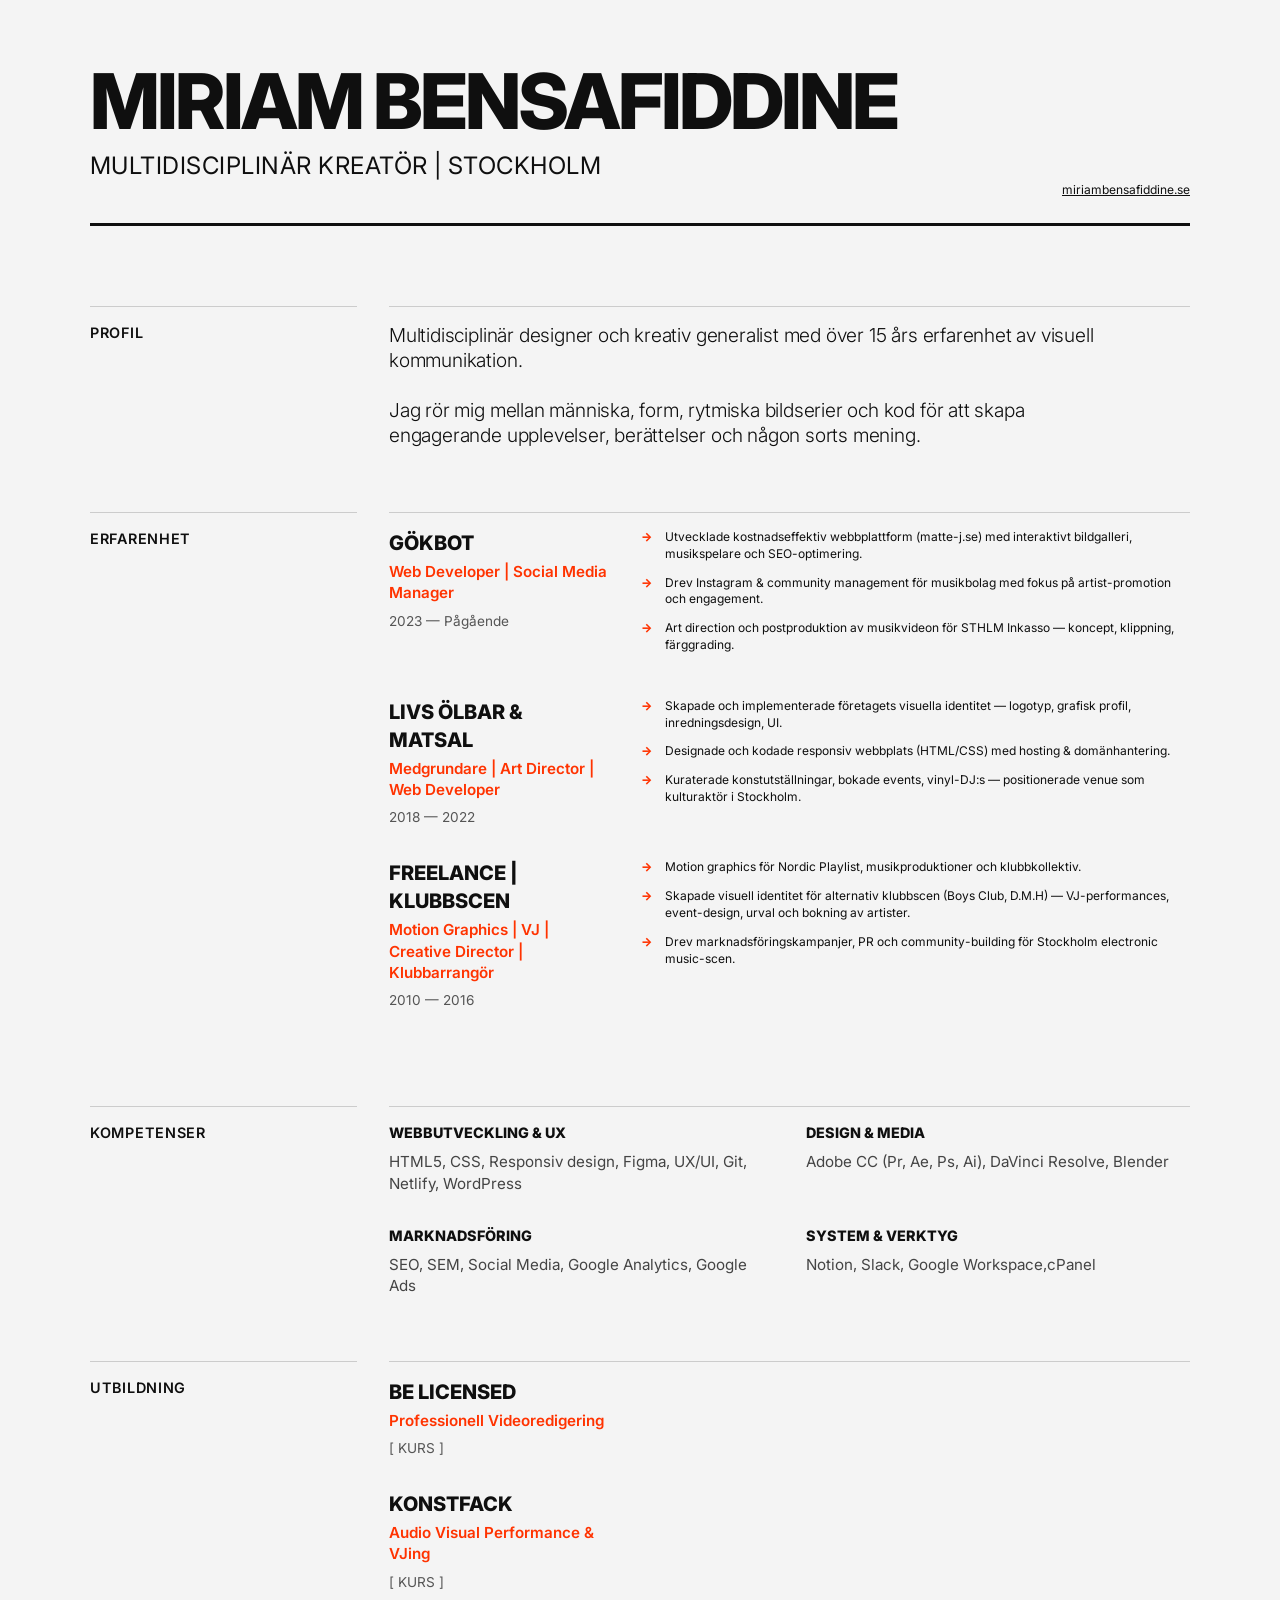
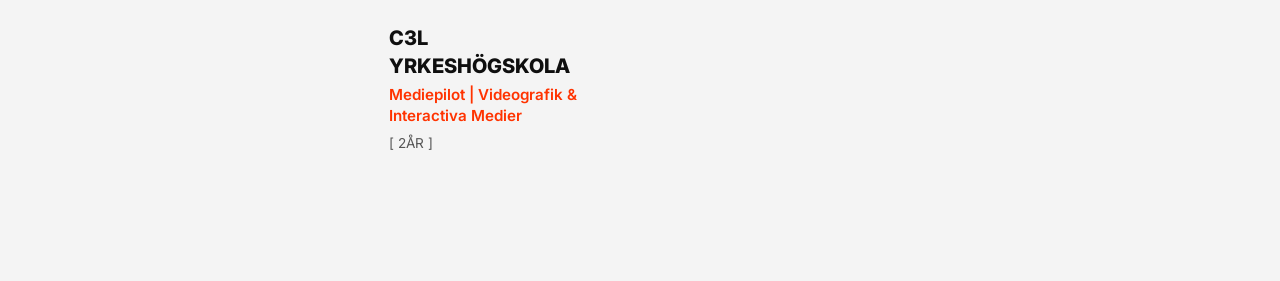
<file: archive/cv.html>
<!DOCTYPE html>
<html lang="sv">
<head>
<meta charset="UTF-8">
<meta name="viewport" content="width=device-width, initial-scale=1.0">
<title>Miriam Bensafiddine - CV</title>
<style>
 
  @import url('https://fonts.googleapis.com/css2?family=Inter:wght@300;400;600;800&display=swap');

  :root {
    --bg-color: #F4F4F4;
    --text-color: #0F0F0F;
    --accent-color: #FF3300; 
    --grid-gap: 2rem;
  }

  * {
    box-sizing: border-box;
  }
a{
  color:var(--text-color);
}
a:visited{
  color:var(--text-color);
}
  body {
    background-color: var(--bg-color);
    color: var(--text-color);
    font-family: 'Inter', sans-serif;
    line-height: 1.4;
    margin: 0;
    padding: 4rem 2rem;
    font-size: 12px;
  }

  .cv-container {
    max-width: 1100px;
    margin: 0 auto;
    display: grid;
    grid-template-columns: 1fr 3fr;
    gap: var(--grid-gap);
  }

  /* HEADER */
  header {
    grid-column: 1 / -1;
    margin-bottom: 3rem;
    border-bottom: 3px solid var(--text-color);
    padding-bottom: 1.5rem;
  }

  h1 {
    font-variation-settings: 'wght' 800;
    font-size: clamp(3rem, 6vw, 5rem);
    letter-spacing: -0.04em;
    margin: 0 0 0.5rem 0;
    text-transform: uppercase;
    line-height: 1;
  }

  .subtitle {
    font-variation-settings: 'wght' 400;
    font-size: 1.5rem;
    color: var(--text-color);
    text-transform: uppercase;
    letter-spacing: 0.02em;
  }

  /* SECTIONS */
  .section {
    display: contents; /* Allows children to participate in the main grid */
  }

  .section-header {
    grid-column: 1;
    border-top: 1px solid #CCC;
    padding-top: 1rem;
  }

  h2 {
    font-variation-settings: 'wght' 600;
    font-size: 0.9rem;
    text-transform: uppercase;
    letter-spacing: 0.05em;
    margin: 0;
    position: sticky;
    top: 2rem;
  }

  .section-content {
    grid-column: 2;
    border-top: 1px solid #CCC;
    padding-top: 1rem;
    margin-bottom: 2rem;
  }

  /* PROFILE TEXT */
  p.profile {
    font-size: 1.2rem;
    font-variation-settings: 'wght' 300;
    line-height: 1.3;
    margin: 0;
    max-width: 90%;
    letter-spacing: -0.01em;
  }

  /* EXPERIENCE & EDUCATION */
  .item {
    display: grid;
    grid-template-columns: 1fr 2.5fr;
    gap: 2rem;
    margin-bottom: 2rem;
  }

  .item-meta h3 {
    margin: 0;
    font-variation-settings: 'wght' 800;
    font-size: 1.25rem;
    text-transform: uppercase;
  }

  .item-meta .role {
    font-variation-settings: 'wght' 600;
    margin-top: 0.25rem;
    color: var(--accent-color);
    font-size: 0.95rem;
  }

  .item-meta .date {
    font-variation-settings: 'wght' 400;
    font-size: 0.85rem;
    margin-top: 0.5rem;
    color: #555;
  }

  .item-desc ul {
    list-style: none;
    padding: 0;
    margin: 0;
  }

  .item-desc li {
    margin-bottom: 0.75rem;
    position: relative;
    padding-left: 1.5rem;
  }

  .item-desc li::before {
    content: '→';
    position: absolute;
    left: 0;
    color: var(--accent-color);
    font-variation-settings: 'wght' 800;
  }

  /* SKILLS GRID */
  .skills-grid {
    display: grid;
    grid-template-columns: repeat(2, 1fr);
    gap: 2rem;
  }

  .skill-group h4 {
    margin: 0 0 0.5rem 0;
    font-variation-settings: 'wght' 800;
    text-transform: uppercase;
    font-size: 0.9rem;
  }

  .skill-group p {
    margin: 0;
    font-variation-settings: 'wght' 400;
    font-size: 0.95rem;
    color: #444;
  }

  /* RESPONSIVE */
  @media (max-width: 768px) {
    .cv-container {
      grid-template-columns: 1fr;
    }
    .section-header, .section-content, .item {
      grid-column: 1 / -1;
    }
    .item {
      grid-template-columns: 1fr;
      gap: 0.5rem;
    }
    .skills-grid {
      grid-template-columns: 1fr;
    }
    h2 {
      position: static;
      margin-bottom: .5rem;
    }
  }
</style>
</head>
<body>

<div class="cv-container">
  
  <header>
    <h1>Miriam Bensafiddine</h1>
    <div class="subtitle">Multidisciplinär Kreatör | Stockholm</div><div style="text-align:right;"><a href="https://miriambensafiddine.se">miriambensafiddine.se</a></div>

  </header>

  <!-- PROFIL -->
  <div class="section">
    <div class="section-header">
      <h2>Profil</h2>
    </div>
    <div class="section-content">
      <p class="profile">
        Multidisciplinär designer och kreativ generalist med över 15 års erfarenhet av visuell kommunikation.<br><br>
    Jag rör mig mellan människa, form, rytmiska bildserier och kod för att skapa engagerande upplevelser, berättelser och någon sorts mening.</p>
    </div>
  </div>

  <!-- ERFARENHET -->
  <div class="section">
    <div class="section-header">
      <h2>Erfarenhet</h2>
    </div>
    <div class="section-content">
      
      <div class="item">
        <div class="item-meta">
          <h3>Gökbot</h3>
          <div class="role">Web Developer | Social Media Manager </div>
          <div class="date">2023 — Pågående</div>
        </div>
        <div class="item-desc">
          <ul>
            <li>Utvecklade kostnadseffektiv webbplattform (matte-j.se) med interaktivt bildgalleri, musikspelare och SEO-optimering.</li>
            <li>Drev Instagram & community management för musikbolag med fokus på artist-promotion och engagement.</li>
            <li>Art direction och postproduktion av musikvideon för STHLM Inkasso — koncept, klippning, färggrading.</li>
          </ul>
        </div>
      </div>

      <div class="item">
        <div class="item-meta">
          <h3>LIVS Ölbar & Matsal</h3>
          <div class="role">Medgrundare | Art Director | Web Developer</div>
          <div class="date">2018 — 2022</div>
        </div>
        <div class="item-desc">
          <ul>
            <li>Skapade och implementerade företagets visuella identitet — logotyp, grafisk profil, inredningsdesign, UI.</li>
            <li>Designade och kodade responsiv webbplats (HTML/CSS) med hosting & domänhantering.</li>
            <li>Kuraterade konstutställningar, bokade events, vinyl-DJ:s — positionerade venue som kulturaktör i Stockholm.</li>
          </ul>
        </div>
      </div>

      <div class="item">
        <div class="item-meta">
          <h3>Freelance | Klubbscen</h3>
          <div class="role">Motion Graphics | VJ | Creative Director | Klubbarrangör</div>
          <div class="date">2010 — 2016</div>
        </div>
        <div class="item-desc">
          <ul>
            <li>Motion graphics för Nordic Playlist, musikproduktioner och klubbkollektiv.</li>
            <li>Skapade visuell identitet för alternativ klubbscen (Boys Club, D.M.H) — VJ-performances, event-design, urval och bokning av artister.</li>
            <li>Drev marknadsföringskampanjer, PR och community-building för Stockholm electronic music-scen.</li>
          </ul>
        </div>
      </div>

    </div>
  </div>

  <!-- KOMPETENSER -->
  <div class="section">
    <div class="section-header">
      <h2>Kompetenser</h2>
    </div>
    <div class="section-content">
      <div class="skills-grid">
        <div class="skill-group">
          <h4>Webbutveckling & UX</h4>
          <p>HTML5, CSS, Responsiv design, Figma, UX/UI, Git, Netlify, WordPress</p>
        </div>
        <div class="skill-group">
          <h4>Design & Media</h4>
          <p>Adobe CC (Pr, Ae, Ps, Ai), DaVinci Resolve, Blender</p>
        </div>
        <div class="skill-group">
          <h4>Marknadsföring</h4>
          <p>SEO, SEM, Social Media, Google Analytics, Google Ads</p>
        </div>
        <div class="skill-group">
          <h4>System & Verktyg</h4>
          <p>Notion, Slack, Google Workspace,cPanel</p>
        </div>
      </div>
    </div>
  </div>

  <!-- UTBILDNING -->
  <div class="section">
    <div class="section-header">
      <h2>Utbildning</h2>
    </div>
    <div class="section-content">
      
      <div class="item">
        <div class="item-meta">
          <h3>Be Licensed</h3>
          <div class="role">Professionell Videoredigering</div>
          <div class="date">[ KURS ] </div>
        </div>
      </div>

      <div class="item">
        <div class="item-meta">
          <h3>Konstfack</h3>
          <div class="role">Audio Visual Performance & VJing</div>
          <div class="date">[ KURS ]</div>
        </div>
      </div>

      <div class="item">
        <div class="item-meta">
          <h3>C3L Yrkeshögskola</h3>
          <div class="role">Mediepilot | Videografik & Interactiva Medier</div>
          <div class="date">[ 2ÅR ]</div>
        </div>
      </div>

    </div>
  </div>

</div>

</body>
</html>
</file>
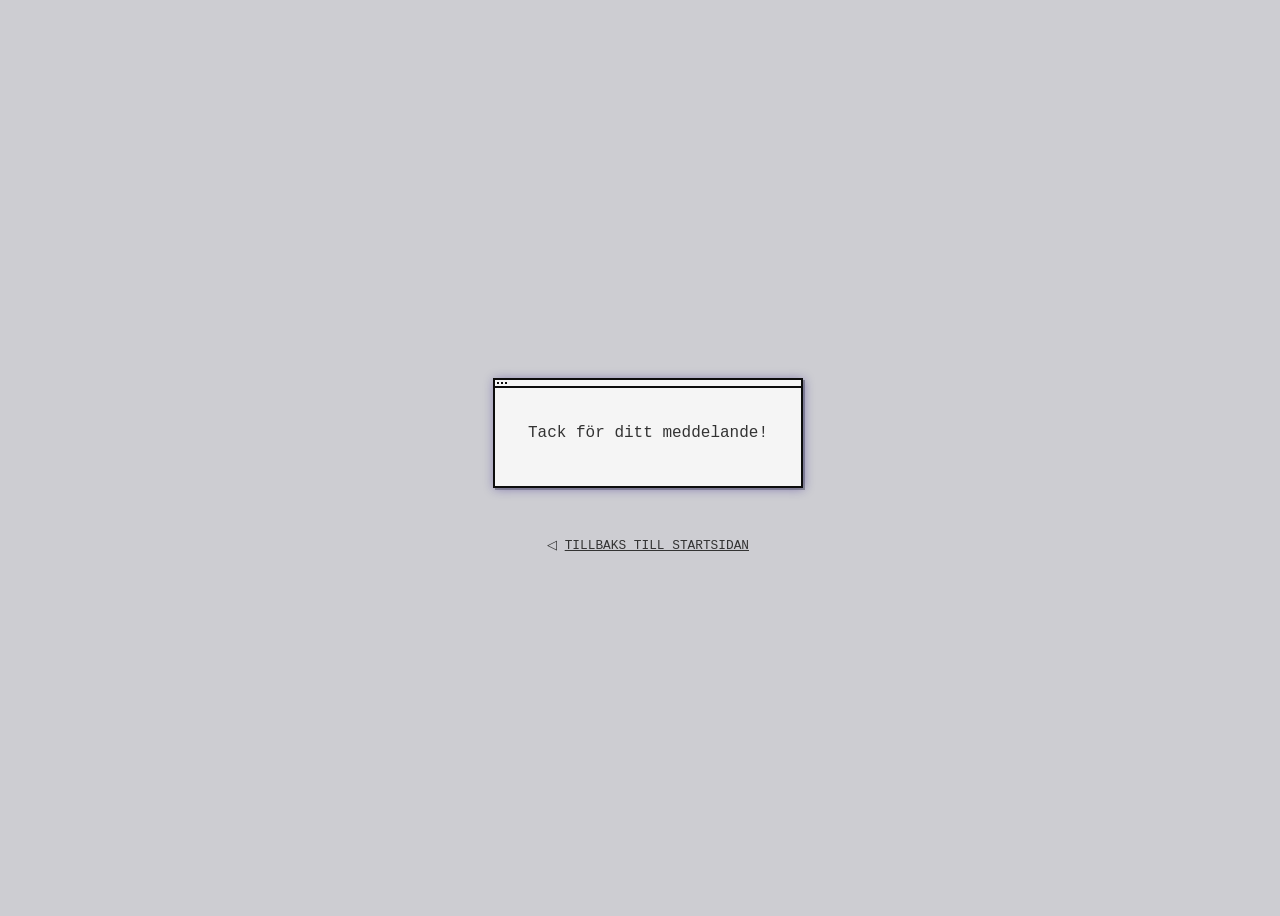
<file: pages/success.html>
<!DOCTYPE html>
<html lang="sv">
<head>
    <meta charset="UTF-8">
    <meta name="viewport" content="width=device-width, initial-scale=1.0">
    <title>Tack!</title>
<style>
  @font-face {
    font-family: 'JetBrainsMono-Regular',monospace;
    src: url('/assets/fonts/JetBrainsMono-Regular.woff2') format('woff2');
  }
body{
    font-family: 'JetBrainsMono-Regular', monospace;
    font-size:16px;
    color:#333333;
    background: rgb(205, 205, 210);
}  
p{
    text-align: right;
}
main{
    position: relative;
    display: flex;
    flex-direction: column;
    align-items: center;
    justify-content: center;
    height: 100vh;
    width: 100vw;
    }
.card{
    /*position: relative;
    width: 75%;*/
    max-width: 364px;
  
    }

      .c {
    border-image:  url('[data-uri]') 14 /  14px / 0 round;
    border-width:  14px;
    border-style:  solid; 
    padding: 32px 21px;
    background-color: whitesmoke;
     box-shadow: 1px 1px 10px 0 rgba(27, 6, 123, 0.388), 2px 2px 0 0 rgba(53, 58, 62, 0.38);
  }
  
    small {
       font-family: 'JetBrainsMono-Regular', monospace;
        text-transform: uppercase;
        font-size: .80em;
    }
    a{color:#333333;
       
    }
    #myTextPath {
  animation: moveText 20s linear infinite;
}
/*
path[Attributes Style] {
    d: path("M -83.5 491.665 C -5 318.664 99.0088 138.364 234.5 146.165 C 469 159.665 256.754 801.296 564.5 768.664 C 838 739.664 1068.16 35.6297 1330.5 60.6645 C 1582 84.6648 1289.5 540.664 1694.5 540.664");
    fill: none;
    stroke: rgb(28, 25, 23);
    stroke-width: 100;
    stroke-linecap: round;
    stroke-linejoin: round;
}*/
@keyframes moveText {
  0% {
    startOffset: -50%;
  }
  100% {
    startOffset: 100%;
  }
}
</style>
</head>
<body>

<main>
  <!--  <svg viewBox="-138.5 -19.3703 1888 875.6663000000001" width="100vw" height="100vh" xmlns="http://www.w3.org/2000/svg">
  <path id="wavyPath" 
        d="M -83.5 491.665 C -5 318.664 99.0088 138.364 234.5 146.165 C 469 159.665 256.754 801.296 564.5 768.664 C 838 739.664 1068.16 35.6297 1330.5 60.6645 C 1582 84.6648 1289.5 540.664 1694.5 540.664" 
        fill="none" 
        stroke="#000000ff" stroke-width="100" stroke-linecap="round" stroke-linejoin="round"/>

  <text font-family="Monospace"; text-transform="uppercase" font-size="56" fill="#80ff00">
    <textPath id="myTextPath" href="#wavyPath" startOffset="-100%">
    TACK FÖR DITT MEDDELANDE
      <animate 
        attributeName="startOffset" 
        from="50%" 
        to="-100%" 
        dur="20s" 
        repeatCount="indefinite" />
    </textPath>
  </text>
</svg>-->
      <p></p>
      <div class="c">
     <div class="card">Tack för ditt meddelande!</div>
</div>
      <p></p>
   <p><small>◁ <a id="back-link" href="https://miriambensafiddine.se/">Tillbaks till startsidan</a></small></p>

</main>
<script>
    // Enkel evighetsloop
gsap.to("#myTextPath", {
  attr: { startOffset: "100%" },
  duration: 10,
  ease: "none",
  repeat: -1
});

// Eller koppla det till scroll (kräver ScrollTrigger)
gsap.to("#myTextPath", {
  attr: { startOffset: "100%" },
  ease: "none",
  scrollTrigger: {
    trigger: "svg",
    start: "top center",
    end: "bottom top",
    scrub: true // Texten rör sig fram och tillbaka med scrollen
  }
});</script>
</body>
</html>
</file>
